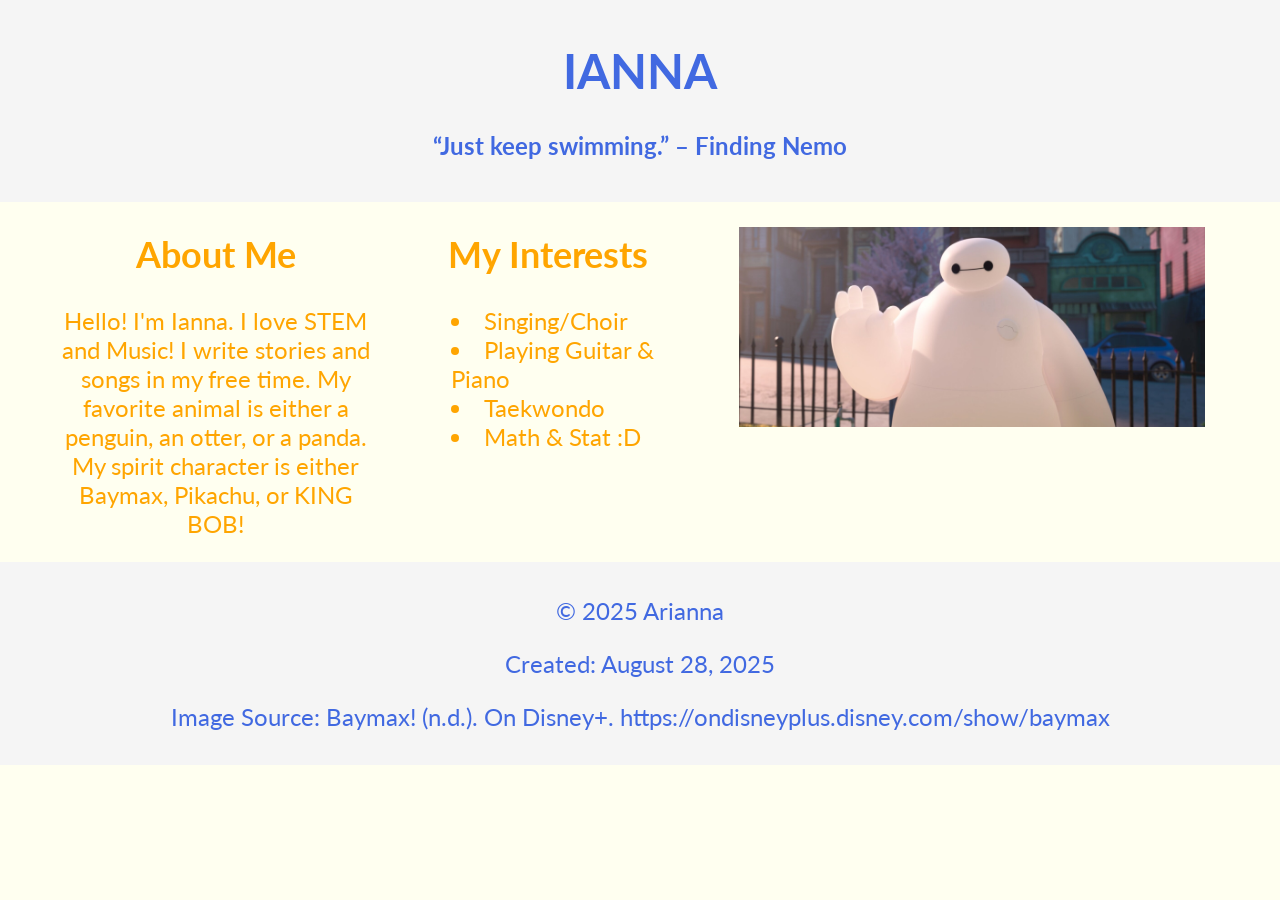
<file: public/part5_personal_homepage.html>
<!DOCTYPE html>

<html lang="en">

<head>
  <meta charset="UTF-8">
  <title>Ianna's Homepage</title>
  <link rel="stylesheet" href="../styles_hp.css">
  <link rel="preconnect" href="https://fonts.googleapis.com">
  <link rel="preconnect" href="https://fonts.gstatic.com" crossorigin>
  <link href="https://fonts.googleapis.com/css2?family=Lato:ital,wght@0,100;0,300;0,400;0,700;0,900;1,100;1,300;1,400;1,700;1,900&display=swap" rel="stylesheet">
</head>

<body>
    <div class = "homepage">
    <div class = "_er">
        <h1><b>IANNA</b></h1>
        <h4><b>“Just keep swimming.” – Finding Nemo</b></h4>
    </div>

    <div class = "info_container">
    <div class="block">
        <h2 class = "titles">About Me</h2>
        <p>Hello! I'm Ianna. I love STEM and Music! I write stories and songs in my 
            free time. My favorite animal is either a penguin, an otter, or a panda. 
            My spirit character is either Baymax, Pikachu, or KING BOB!</p>
    </div>

    <div class="block">
        <h2 class = "titles">My Interests</h2>
        <ul>
        <li>Singing/Choir</li>
        <li>Playing Guitar & Piano</li>
        <li>Taekwondo</li>
        <li>Math & Stat :D </li>
        </ul>
    </div>
    <img src="../baymax_hp_img.jpeg" alt="a picture of Baymax">
    </div>

    <footer class = "_er">
        <p>&copy; 2025 Arianna</p>
        <p>Created: August 28, 2025</p>
        <p>Image Source: Baymax! (n.d.). On Disney+. https://ondisneyplus.disney.com/show/baymax</p>
    </footer>
    </div>
</body>

</html>
</file>
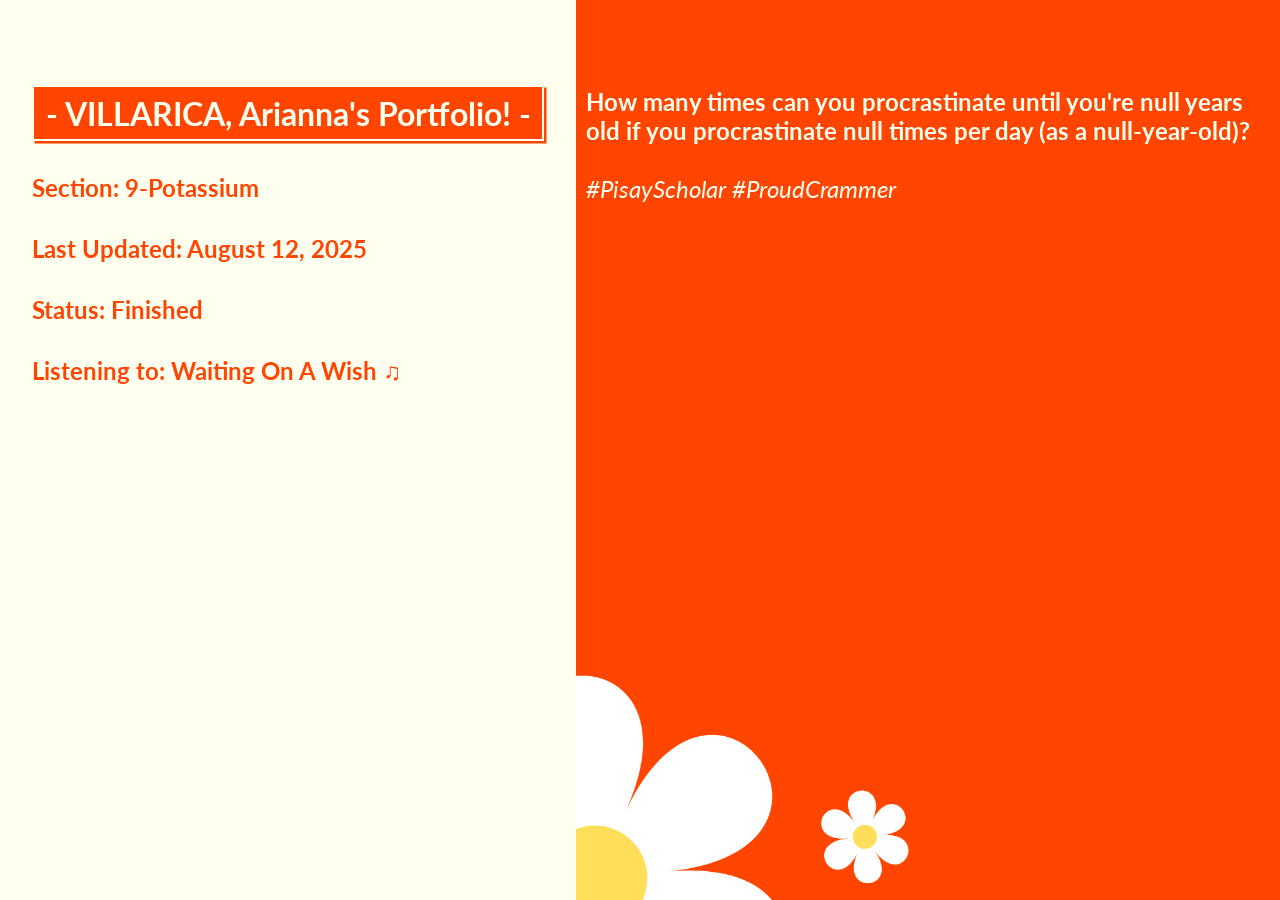
<file: public/Q11stNGPotassiumVillarica.html>
<html> 

<head>
    <title>Q11stNGPotassiumVillarica</title>
    <link rel="stylesheet" href="../styles_default.css">
    <link rel="preconnect" href="https://fonts.googleapis.com">
    <link rel="preconnect" href="https://fonts.gstatic.com" crossorigin>
    <link href="https://fonts.googleapis.com/css2?family=Lato:ital,wght@0,100;0,300;0,400;0,700;0,900;1,100;1,300;1,400;1,700;1,900&display=swap" rel="stylesheet">
</head>

<body> 
<div class="page">
    <div class="information">
      <a href="../index.html" style="text-decoration: none;"><b><h1 id = "title"> - VILLARICA, Arianna's Portfolio! - </h1></b></a>
      <h4>Section: <b>9-Potassium</b></h4>
      <h4>Last Updated: <b>August 12, 2025</b></h4>
      <h4>Status: <b>Finished</b></h4>
      <h4>Listening to: <b>Waiting On A Wish ♫</b></h4>
       </div> 

    <div class="content">
        <script> 
        let age = window.prompt("Enter your age please:", "14");
        let maxAge = window.prompt("Enter the max age you want to reach:", "88");
        let numPerDay = window.prompt("How many times per day do you want to procrastinate?", "4");
        let sureKaBa = window.confirm(`Are your inputs, namely ${age} years old, ${maxAge} years old, and ${numPerDay} times, to be confirmed?`)

        var totalRequired = (numPerDay * 365) * (maxAge - age);
        
        document.write(`<br><b>How many times can you procrastinate until you're ${maxAge} years old if you procrastinate ${numPerDay} times per day (as a ${age}-year-old)?</b>`);
        if (sureKaBa)
          document.write(`<br><br><b>Answer:</b> You can procrastinate ${totalRequired} more times until you reach the ripe old age of ${maxAge}.`);
        else
          alert("Run the code again");

        document.write("<br><br><i>#PisayScholar #ProudCrammer</i>");
        </script>
    </div>
  </div>

</body>

</html>
</file>
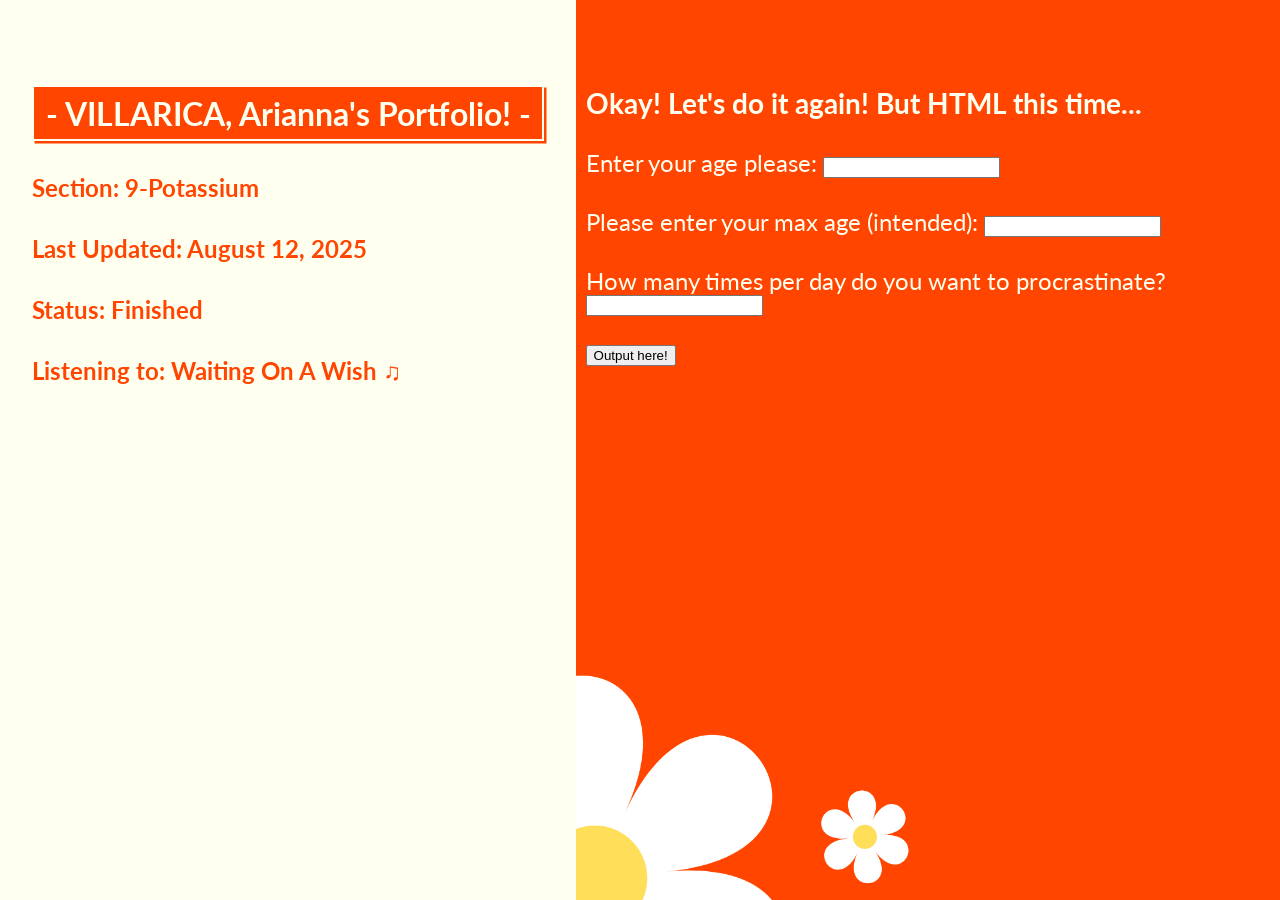
<file: public/Q11stNGPotassiumVillaricaSecond.html>
<html> 

<head>
    <title>Q11stNGPotassiumVillaricaSecond</title>
    <link rel="stylesheet" href="../styles_default.css">
    <link rel="preconnect" href="https://fonts.googleapis.com">
    <link rel="preconnect" href="https://fonts.gstatic.com" crossorigin>
    <link href="https://fonts.googleapis.com/css2?family=Lato:ital,wght@0,100;0,300;0,400;0,700;0,900;1,100;1,300;1,400;1,700;1,900&display=swap" rel="stylesheet">
</head>

<body> 
<div class="page">
    <div class="information">
      <a href="../index.html" style="text-decoration: none;"><b><h1 id = "title"> - VILLARICA, Arianna's Portfolio! - </h1></b></a>
      <h4>Section: <b>9-Potassium</b></h4>
      <h4>Last Updated: <b>August 12, 2025</b></h4>
      <h4>Status: <b>Finished</b></h4>
      <h4>Listening to: <b>Waiting On A Wish ♫</b></h4>
       </div> 

    <div class="content">
        <script> 
        /*
        let age = window.prompt("Enter your age please:", "14");
        let maxAge = window.prompt("Enter the max age you want to reach:", "88");
        let numPerDay = window.prompt("How many times per day do you want to procrastinate?", "4");
        let sureKaBa = window.confirm(`Are your inputs, namely ${age} years old, ${maxAge} years old, and ${numPerDay} times, to be confirmed?`)

        var totalRequired = (numPerDay * 365) * (maxAge - age);
        */ 
        document.write(`<br><b>How many times can you procrastinate until you're ${maxAge} years old if you procrastinate ${numPerDay} times per day (as a ${age}-year-old)?</b>`);
        /*
        if (sureKaBa)
          document.write(`<br><br><b>Answer:</b> You can procrastinate ${totalRequired} more times until you reach the ripe old age of ${maxAge}.`);
        else
          alert("Run the code again");
        */
        document.write("<br><br><i>#PisayScholar #ProudCrammer</i>");
        </script>

        <h3>Okay! Let's do it again! But HTML this time...</h3>

        <label for="age">Enter your age please: </label>
        <input type="number" id="age" name="age"><br><br>
        <label for="maxAge">Please enter your max age (intended): </label>
        <input type="number" id="maxAge" name="maxAge"><br><br>
        <label for="frequency">How many times per day do you want to procrastinate? </label>
        <input type="number" id="frequency" name="frequency"><br><br>

        <button type="button">Output here!</button> 
    </div>
  </div>

</body>

</html>
</file>
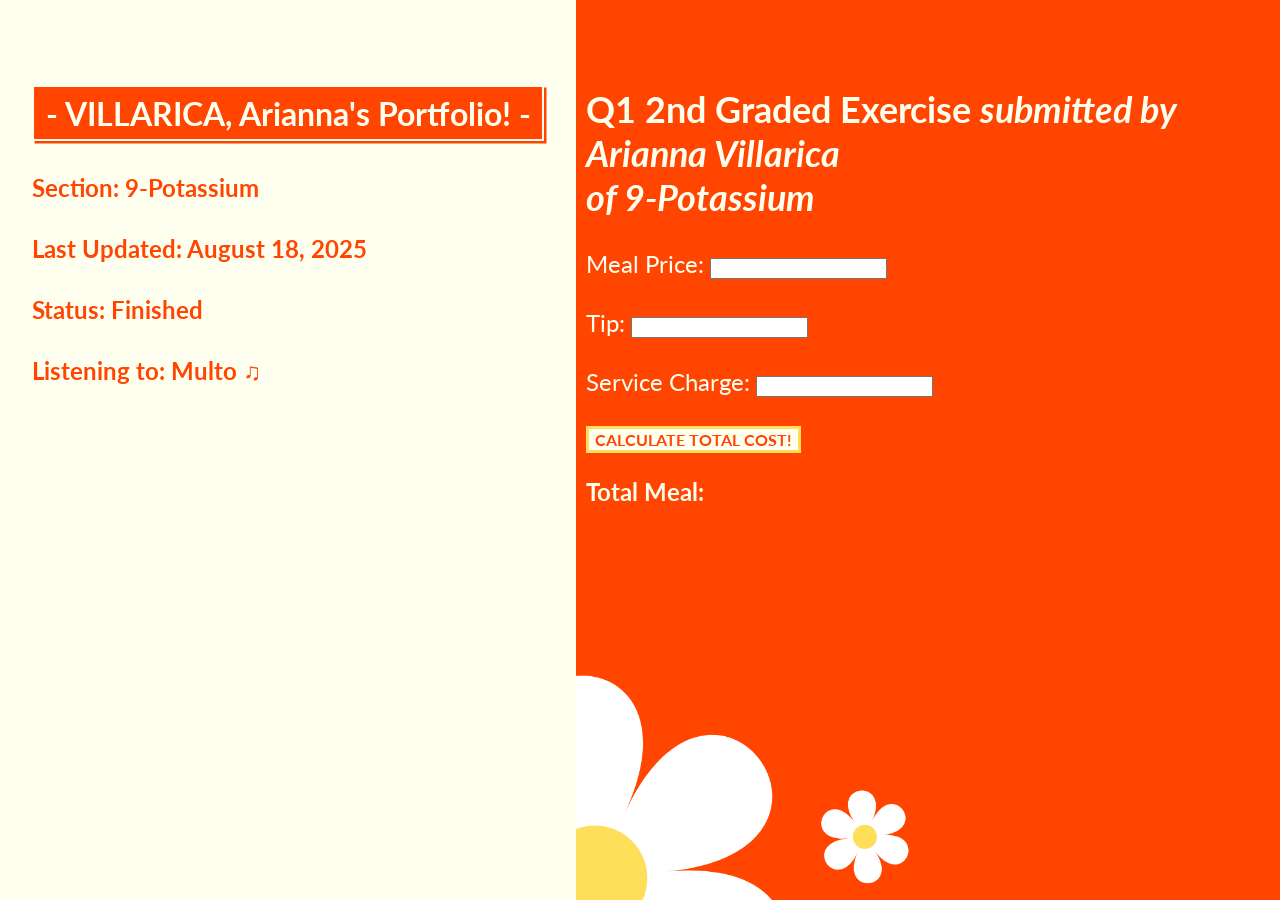
<file: public/Q12GPotassiumVillarica.html>
<html> 

<head>
    <title>Q112GPotassiumVillarica</title>
    <link rel="stylesheet" href="../styles_default.css">
    <link rel="preconnect" href="https://fonts.googleapis.com">
    <link rel="preconnect" href="https://fonts.gstatic.com" crossorigin>
    <link href="https://fonts.googleapis.com/css2?family=Lato:ital,wght@0,100;0,300;0,400;0,700;0,900;1,100;1,300;1,400;1,700;1,900&display=swap" rel="stylesheet">
</head>

<body> 
<div class="page">
    <div class="information">
      <a href="../index.html" style="text-decoration: none;"><b><h1 id = "title"> - VILLARICA, Arianna's Portfolio! - </h1></b></a>
      <h4>Section: <b>9-Potassium</b></h4>
      <h4>Last Updated: <b>August 18, 2025</b></h4>
      <h4>Status: <b>Finished</b></h4>
      <h4>Listening to: <b>Multo ♫</b></h4>
       </div> 

    <div class="content">
        <h2>Q1 2nd Graded Exercise <i>submitted by Arianna Villarica <br> of 9-Potassium</i></h2>

        <label for="inp_mealPrice">Meal Price: </label>
        <input id="inp_mealPrice" type="number"><br><br>
        <label for="inp_tip">Tip: </label>
        <input id="inp_tip" type="number"><br><br>
        <label for="inp_serviceCharge">Service Charge: </label>
        <input id="inp_serviceCharge" type="number"><br><br>

        <button type="button" id = "otp_button"><b>CALCULATE TOTAL COST!</b></button> 

        <div class="js_otp">
        <p id = "otp_label"><b>Total Meal: </b></p>
        <p id ="otp_area"></p>
        </div>

        <script>
            var btn = document.getElementById("otp_button");

            btn.addEventListener('click', totalMeal);

            function totalMeal() {
                let mp = +document.getElementById("inp_mealPrice").value;
                let tip = +document.getElementById("inp_tip").value;
                let sc = +document.getElementById("inp_serviceCharge").value;

                let totalCost = mp + tip + (sc / 100 * mp);

                document.getElementById("otp_area").innerHTML = `${totalCost.toFixed(2)}`;
            }
        </script>
    </div>
  </div>

</body>

</html>
</file>
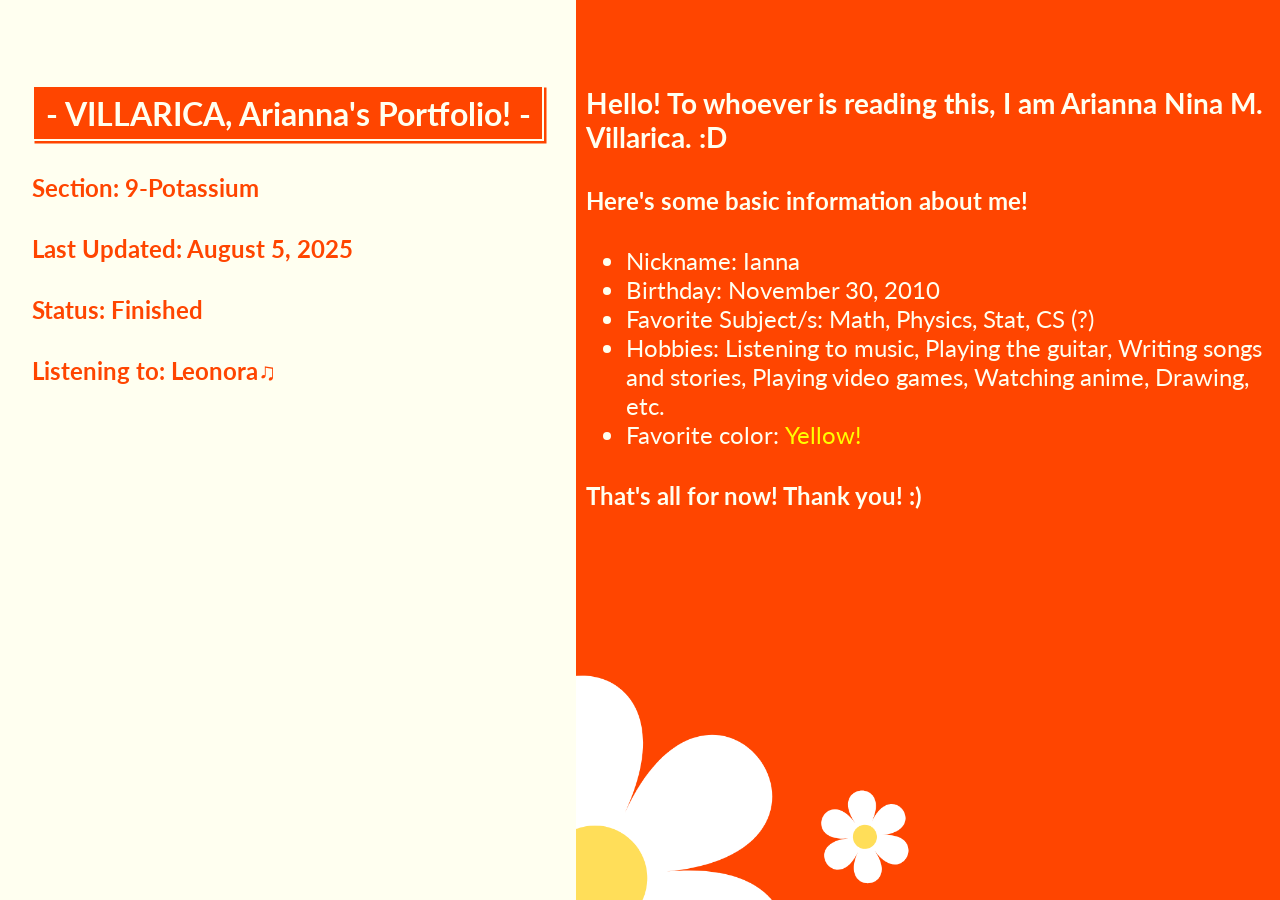
<file: public/Q1_1stGraded.html>
<DOCTYPE! html>
<html>

<head>
  <title>Q1_1stGraded</title>
  <link rel="stylesheet" href="../styles_default.css">
  <link rel="preconnect" href="https://fonts.googleapis.com">
  <link rel="preconnect" href="https://fonts.gstatic.com" crossorigin>
  <link href="https://fonts.googleapis.com/css2?family=Lato:ital,wght@0,100;0,300;0,400;0,700;0,900;1,100;1,300;1,400;1,700;1,900&display=swap" rel="stylesheet">
 </head>

<body> 
  <div class="page">
    <div class="information">
      <a href="../index.html" style="text-decoration: none;"><b><h1 id = "title"> - VILLARICA, Arianna's Portfolio! - </h1></b></a>
      <h4>Section: <b>9-Potassium</b></h4>
      <h4>Last Updated: <b>August 5, 2025</b></h4>
      <h4>Status: <b>Finished</b></h4>
      <h4>Listening to: <b>Leonora♫</b></h4>
       </div> 

    <div class="content">
      <h3>Hello! To whoever is reading this, I am Arianna Nina M. Villarica. :D </h3>

      <h4>Here's some basic information about me!</h4>
      <ul> 
        <li>Nickname: Ianna</li>
        <li>Birthday: November 30, 2010</li>
        <li>Favorite Subject/s: Math, Physics, Stat, CS (?)</li>
        <li>Hobbies: Listening to music, Playing the guitar, Writing songs and stories, Playing video games,
          Watching anime, Drawing, etc.</li>
        <li>Favorite color: <p style="color: yellow; display: inline;">Yellow!</p></li>
      </ul>
      <h4>That's all for now! Thank you! :)</h4>

    </div>
  </div>

</body>

</html>
</file>
<file: styles_hp.css>
* {
    box-sizing: border-box;
}

.homepage {
    height: 100vh; width: 100vw;
}

body {
    margin: 0; border: 0;
    font-family:"Lato", sans-serif;
    font-size: 1.5rem;
    text-align: center;
    background-color: ivory; color: orange;
}

._er {
    background-color: whitesmoke; color: #4169E1;
    padding: 10px;
}

.info_container {
    margin-left: 50px; margin-right: 50px;
    display: flex;
}

.titles {
    color: orange;
}

.block {
    float: left; 
    width: 50vw; 
}

ul {
    list-style-position: inside;
    text-align: left;
}

li {
    padding-left: 10%;
}

img {
    height: 200px; width: auto; 
    margin: 25px;
}

.images {
    margin: 10px;
}
</file>
<file: styles_default.css>
* {
    box-sizing: border-box;
}

body {
    margin: 0; border: 0;
    font-family:"Lato", sans-serif;
    font-size: 1.5rem;
    text-align: left;
    background-color: ivory; color: orangered;
}

#title {
    font-size: 2rem;
    padding: 0.5vw; 
    border: solid; border-width: 2px;
    box-shadow: 2.5px 2.5px orangered;
    background-color: orangered; color: ivory;
    text-align: center;
}

.page {
    display: flex; 
    width:100vw; height: 100vh;
}

.button { 
    color: ivory;
    font-size: 1.5rem;  
    font-family: "Lato", sans-serif;
}

.information {
    float: left; text-align: left;
    padding-left: 2.5%; padding-right: 2.5%;
    padding-top: 5%; padding-bottom: 5%;
    height: 100vh; width: 45vw;
}

.content {
    padding-top: 4.5%; padding-bottom: 4.5%;
    padding-left: 0.75%; padding-right: 0.75%; 
    height: 100vh; width: 55vw;
    color: ivory;
    background-image: url(content_flowerbg.png);
    background-size: cover; background-position: 2%;
    float: left; text-align: left;
}

.js_otp {
    overflow: hidden;
}

#otp_label {
    width:fit-content; float:left;
}

#otp_button {
    background-color: ivory; color: orangered;
    border: solid; border-color: #ffde59;
    font-size: 1rem; 
    font-family: "Lato", sans-serif;
}

#otp_button:hover {
    background-color: orangered; color: ivory;
    transform: scale(105%);
}
</file>
